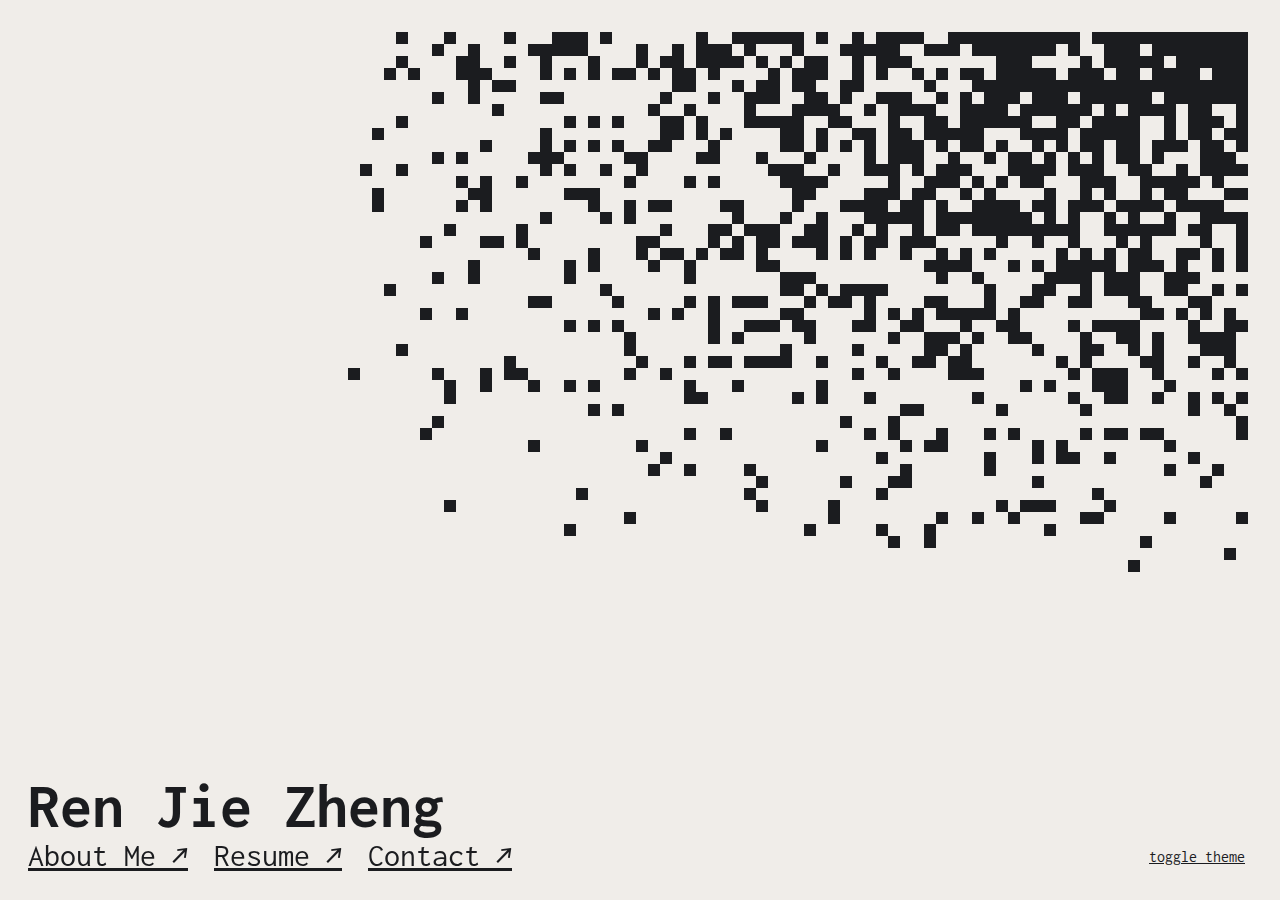
<file: index.html>
<!DOCTYPE html>

<html lang="en">
    <head>
        <meta charset="utf-8" />
        <meta name="viewport" content="width=device-width, initial-scale=1.0">
        <meta name="author" content="Ren Jie Zheng" />
        <meta name="description" content="Personal Website" />

        
        <link rel="preconnect" href="https://fonts.googleapis.com">
        <link rel="preconnect" href="https://fonts.gstatic.com" crossorigin>
        <link href="https://fonts.googleapis.com/css2?family=Inconsolata:wght@200..900&display=swap" rel="stylesheet">

        <link rel="stylesheet" href="./css/main.css" />
        <link rel="stylesheet" href="./css/index.css" />

        <script src="./js/background.js" defer></script> 
        <script src="./js/darkmode.js" defer></script> 

        <title>Ren Jie Zheng</title>
    </head>
    <body>
        <button id="theme-toggle"><p>toggle theme</p></button >

        <h1>Ren Jie Zheng</h1>

        <nav>
            <a href="./aboutme.html">About Me ↗</a>
            <a href="./resume.html">Resume ↗</a>
            <a href="./contact.html">Contact ↗</a>
        </nav>
    </body>
    
    <div id="pixels"></div>
</html>
</file>
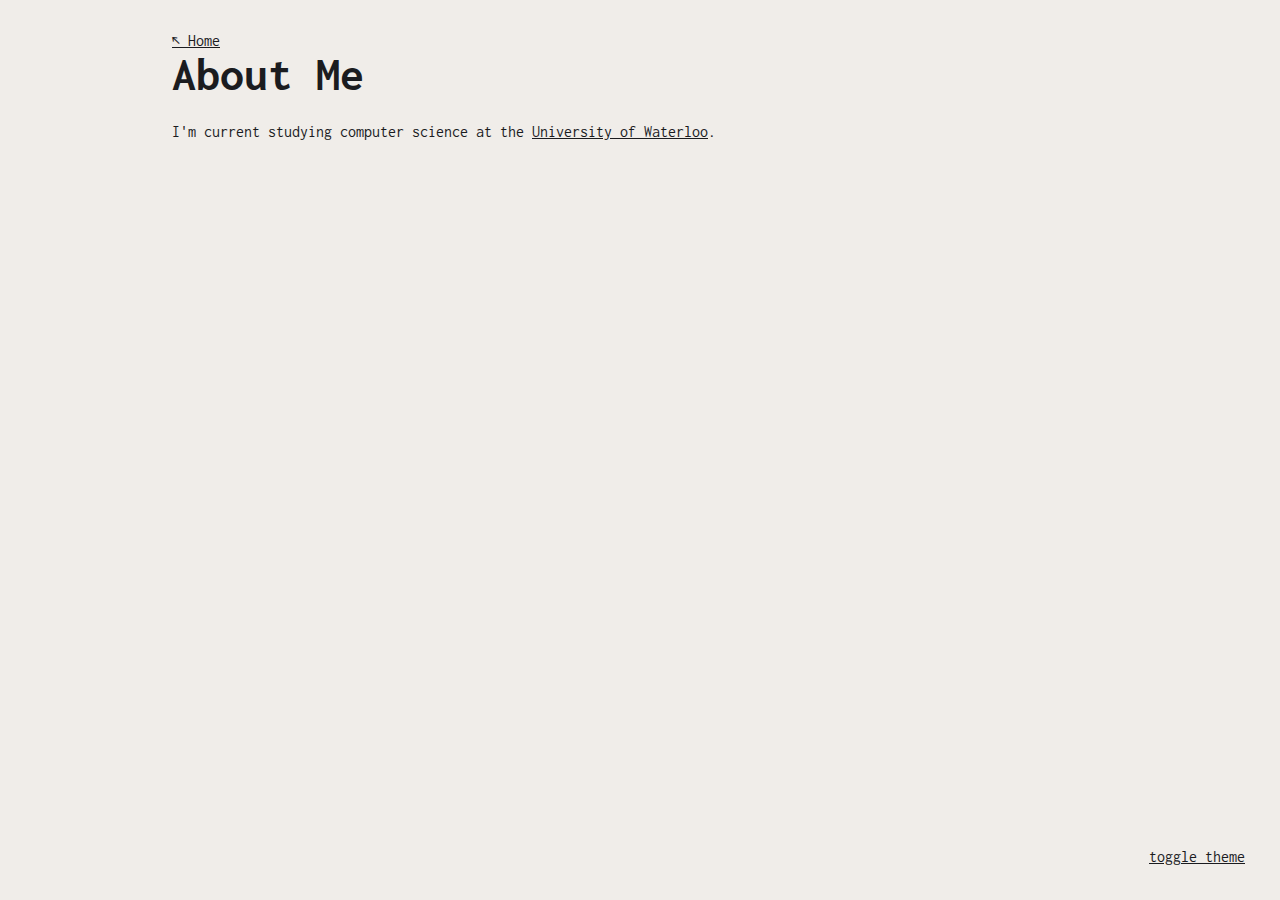
<file: aboutme.html>
<!DOCTYPE html>

<html lang="en">
    <head>
        <meta charset="utf-8" />
        <meta name="viewport" content="width=device-width, initial-scale=1.0">
        <meta name="author" content="Ren Jie Zheng" />
        <meta name="description" content="About Me" />

        <link rel="preconnect" href="https://fonts.googleapis.com">
        <link rel="preconnect" href="https://fonts.gstatic.com" crossorigin>
        <link href="https://fonts.googleapis.com/css2?family=Inconsolata:wght@200..900&display=swap" rel="stylesheet">

        <link rel="stylesheet" href="./css/main.css" />
        <link rel="stylesheet" href="./css/layout.css" />

        <script src="./js/darkmode.js" defer></script> 

        <title>Ren Jie Zheng - About Me</title>
    </head>
    <body>
        <button id="theme-toggle"><p>toggle theme</p></button >

        <a href="./index.html">↖ Home</a>
        <h1>About Me</h1>

        <p>I'm current studying computer science at the <a href="https://uwaterloo.ca/">University of Waterloo</a>.</p>
    </body>
</html>
</file>
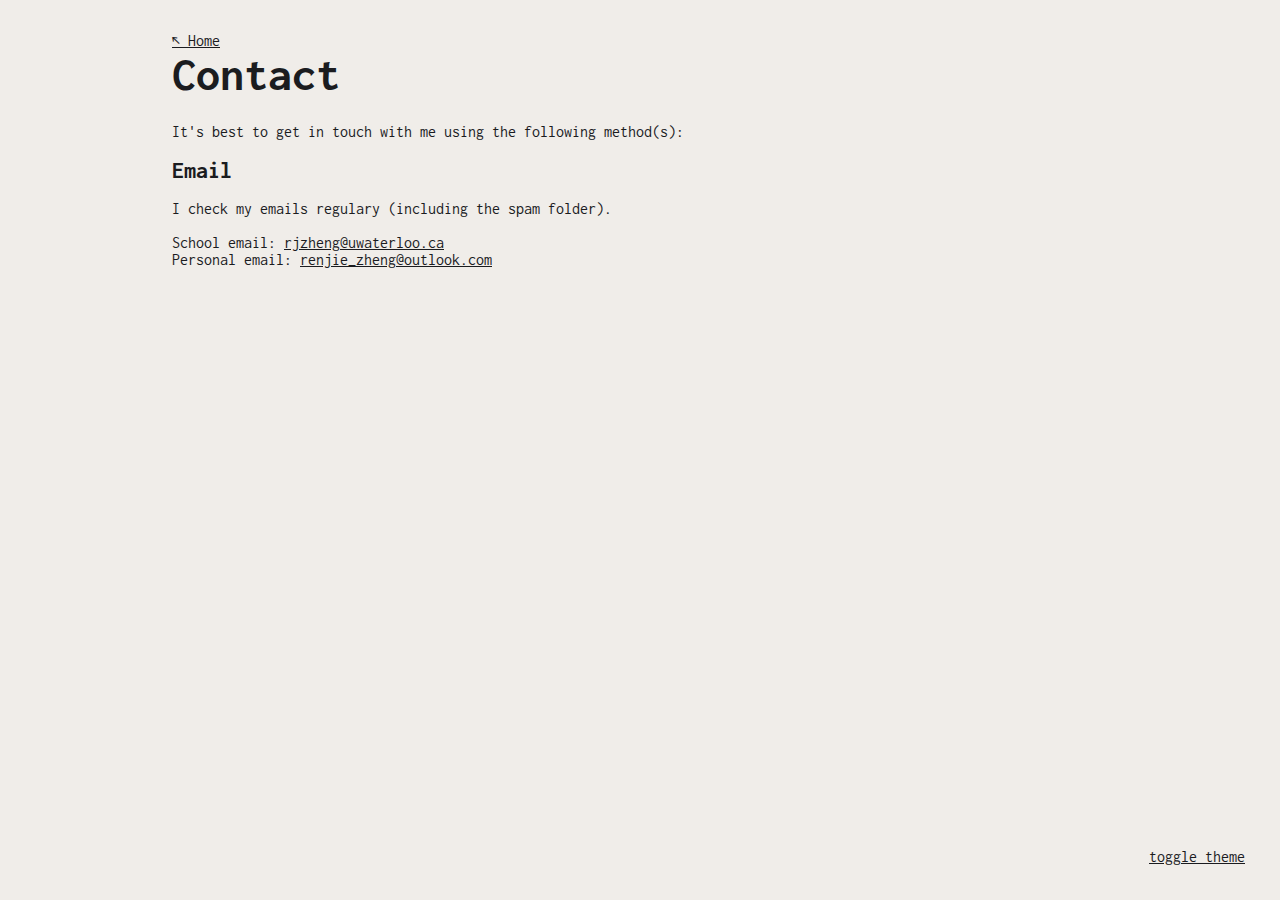
<file: contact.html>
<!DOCTYPE html>

<html lang="en">
    <head>
        <meta charset="utf-8" />
        <meta name="viewport" content="width=device-width, initial-scale=1.0">
        <meta name="author" content="Ren Jie Zheng" />
        <meta name="description" content="Contact" />

        <link rel="preconnect" href="https://fonts.googleapis.com">
        <link rel="preconnect" href="https://fonts.gstatic.com" crossorigin>
        <link href="https://fonts.googleapis.com/css2?family=Inconsolata:wght@200..900&display=swap" rel="stylesheet">

        <link rel="stylesheet" href="./css/main.css" />
        <link rel="stylesheet" href="./css/layout.css" />

        <script src="./js/darkmode.js" defer></script> 
        
        <title>Ren Jie Zheng - Contacts</title>
    </head>
    <body>
        <button id="theme-toggle"><p>toggle theme</p></button >

        <a href="./index.html">↖ Home</a>
        <h1>Contact</h1>

        <p>It's best to get in touch with me using the following method(s):</p>
        <br/>
        <h2>Email</h2>
        <br/>
        <p>I check my emails regulary (including the spam folder).</p>
        <br/>
        <p>School email: <a href="mailto:rjzheng@uwaterloo.ca">rjzheng@uwaterloo.ca</a></p>
        <p>Personal email: <a href="mailto:renjie_zheng@outlook.com">renjie_zheng@outlook.com</a> </p>
    </body>
</html>
</file>
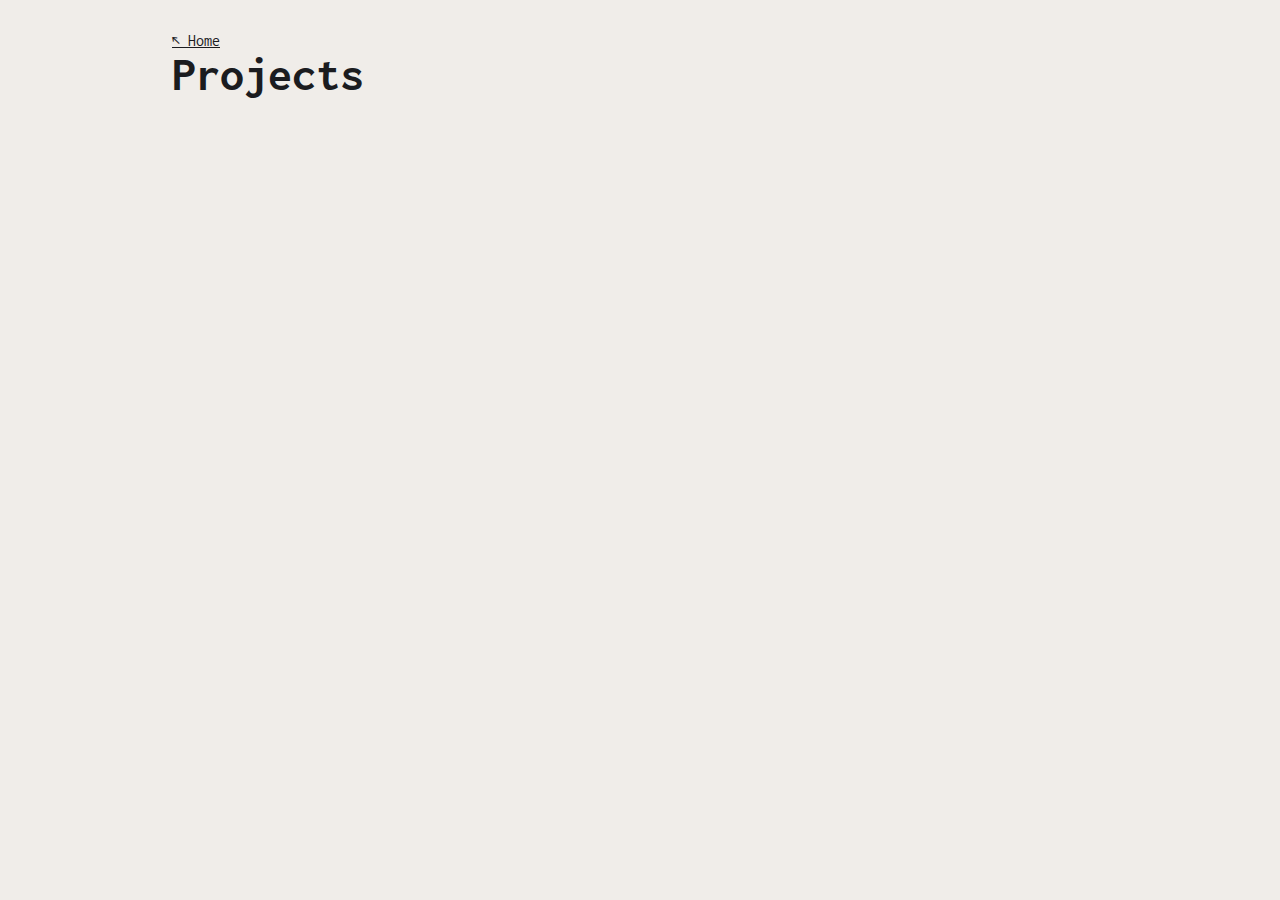
<file: projects.html>
<!DOCTYPE html>

<html lang="en">
    <head>
        <meta charset="utf-8" />
        <meta name="viewport" content="width=device-width, initial-scale=1.0">
        <meta name="author" content="Ren Jie Zheng" />
        <meta name="description" content="Projects" />

        <link rel="preconnect" href="https://fonts.googleapis.com">
        <link rel="preconnect" href="https://fonts.gstatic.com" crossorigin>
        <link href="https://fonts.googleapis.com/css2?family=Inconsolata:wght@200..900&display=swap" rel="stylesheet">

        <link rel="stylesheet" href="./css/main.css" />
        <link rel="stylesheet" href="./css/layout.css" />

        <title>Ren Jie Zheng - Projects</title>
    </head>
    <body>
        <a href="./index.html">↖ Home</a>
        <h1>Projects</h1>
    </body>
</html>
</file>
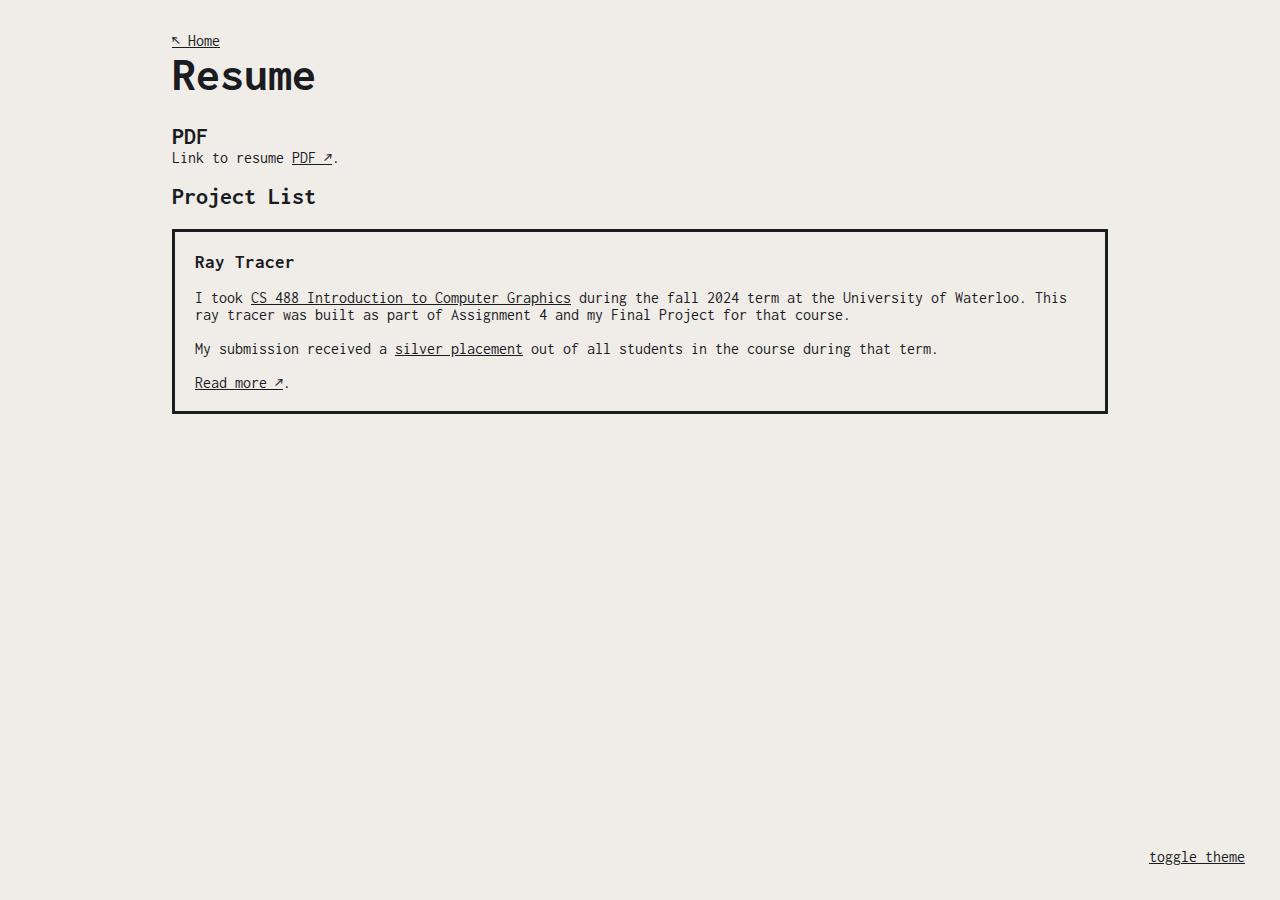
<file: resume.html>
<!DOCTYPE html>

<html lang="en">
    <head>
        <meta charset="utf-8" />
        <meta name="viewport" content="width=device-width, initial-scale=1.0">
        <meta name="author" content="Ren Jie Zheng" />
        <meta name="description" content="Resume" />

        <link rel="preconnect" href="https://fonts.googleapis.com">
        <link rel="preconnect" href="https://fonts.gstatic.com" crossorigin>
        <link href="https://fonts.googleapis.com/css2?family=Inconsolata:wght@200..900&display=swap" rel="stylesheet">

        <link rel="stylesheet" href="./css/main.css" />
        <link rel="stylesheet" href="./css/layout.css" />
        <link rel="stylesheet" href="./css/resume.css" />

        <script src="./js/darkmode.js" defer></script> 

        <title>Ren Jie Zheng - Resume</title>
    </head>
    <body>
        <button id="theme-toggle"><p>toggle theme</p></button >

        <a href="./index.html">↖ Home</a>
        <h1>Resume</h1>

        <h2>PDF</h2>
        <p>Link to resume <a href="./ResumeRenJieZheng.pdf">PDF ↗</a>.</p>
        <br/>

        <h2>Project List</h2>
        <div id="projects">
            <div class="card">
                <h3>Ray Tracer</h3>
                <br/>
                <p>
                    I took <a href="https://student.cs.uwaterloo.ca/~cs488/Fall2024/index.html">CS 488 Introduction to Computer Graphics</a> during the fall 2024 term at the University of Waterloo.
                    This ray tracer was built as part of Assignment 4 and my Final Project for that course. 
                </p>
                <br/>
                <p>My submission received a <a href="https://student.cs.uwaterloo.ca/~cs488/gallery-A5-2023-2024.html">silver placement</a> out of all students in the course during that term.</p>
                <br/>
                <a href="./projects/raytracer.html">Read more ↗</a>.
            </div>
        </div>
    </body>
</html>
</file>
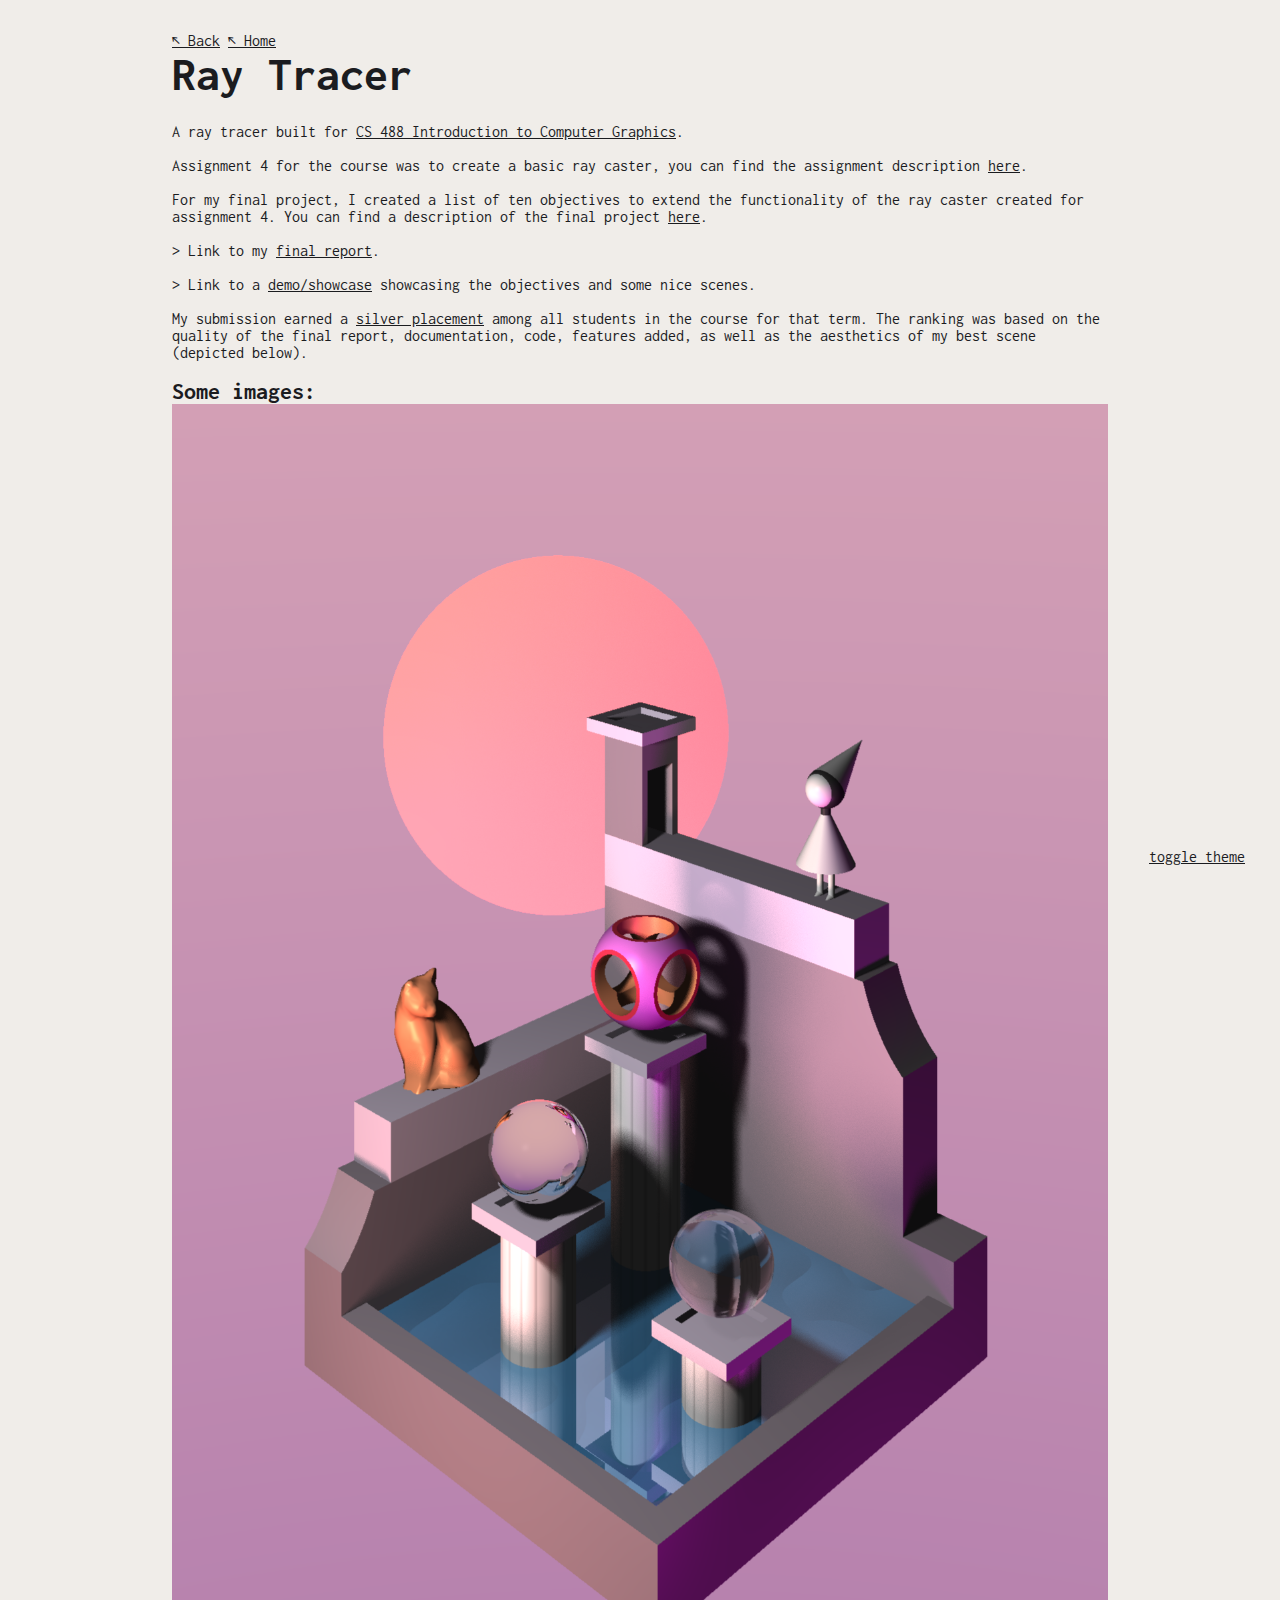
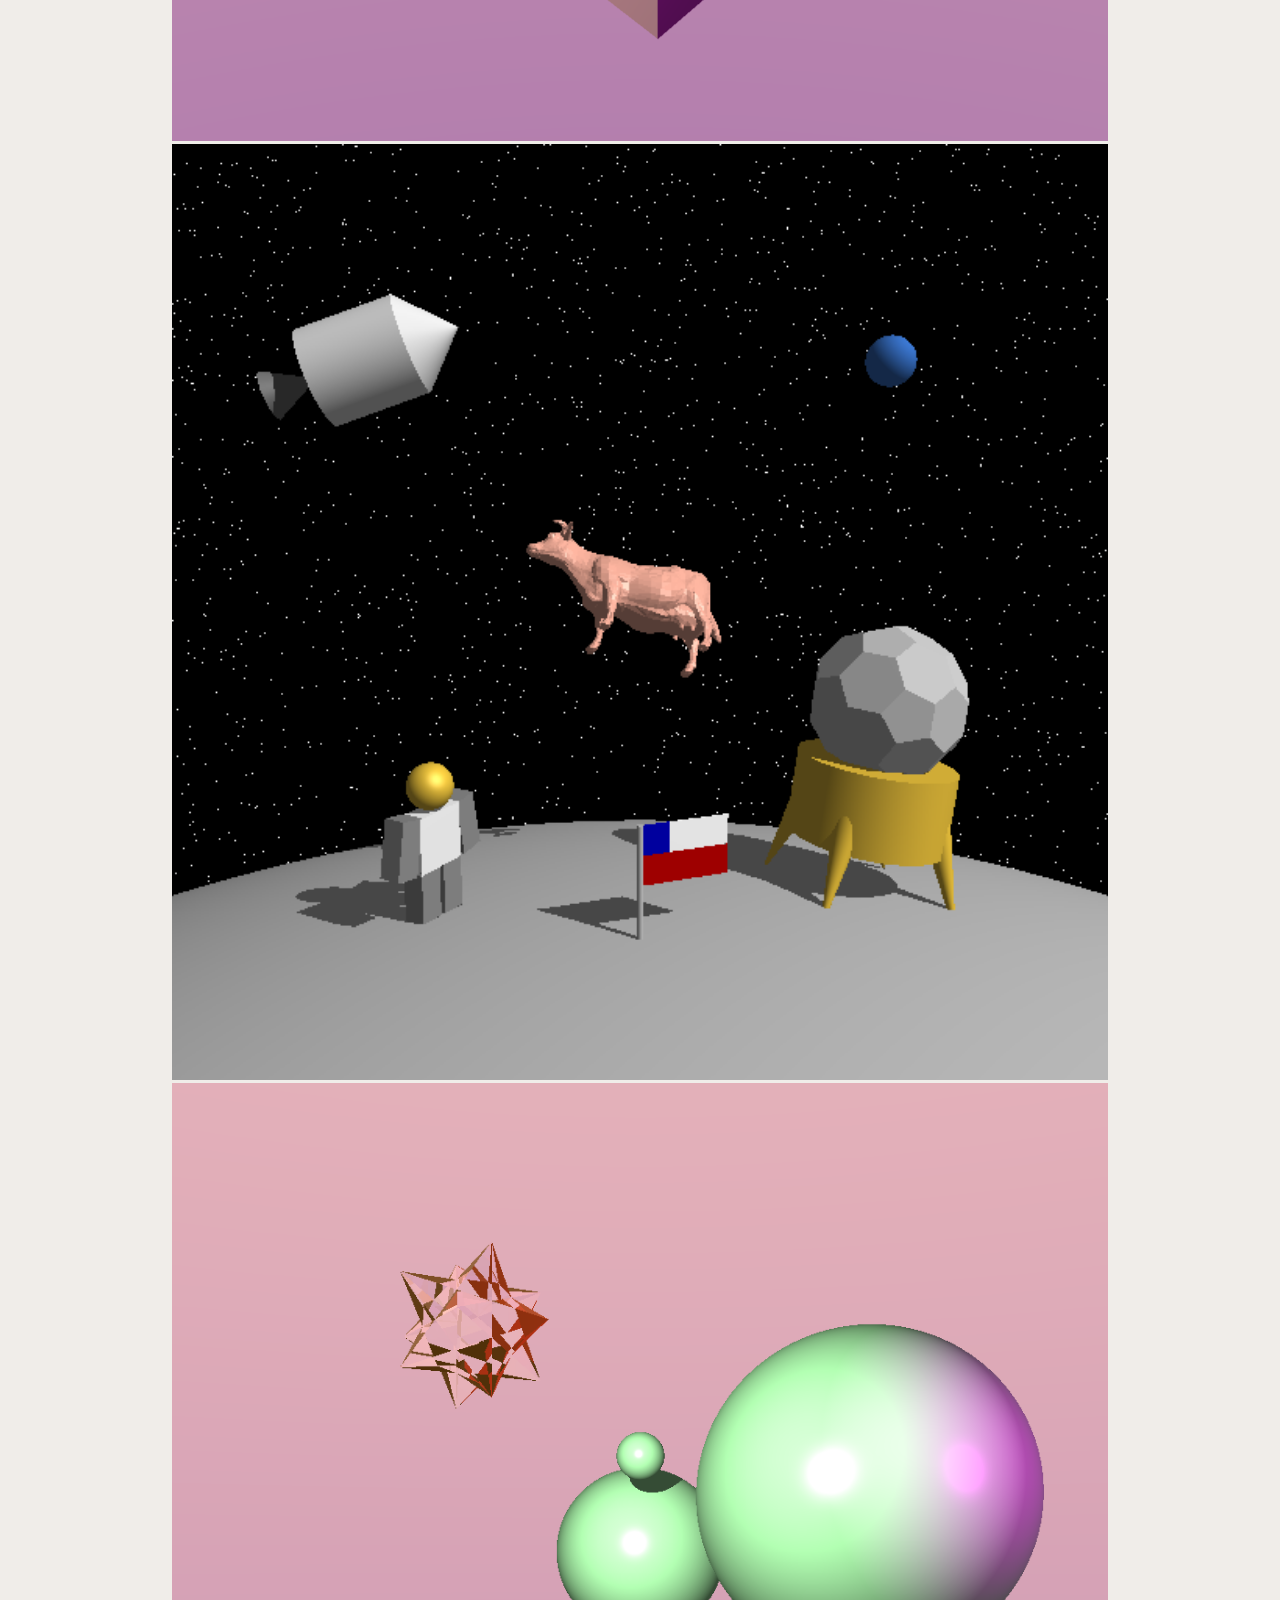
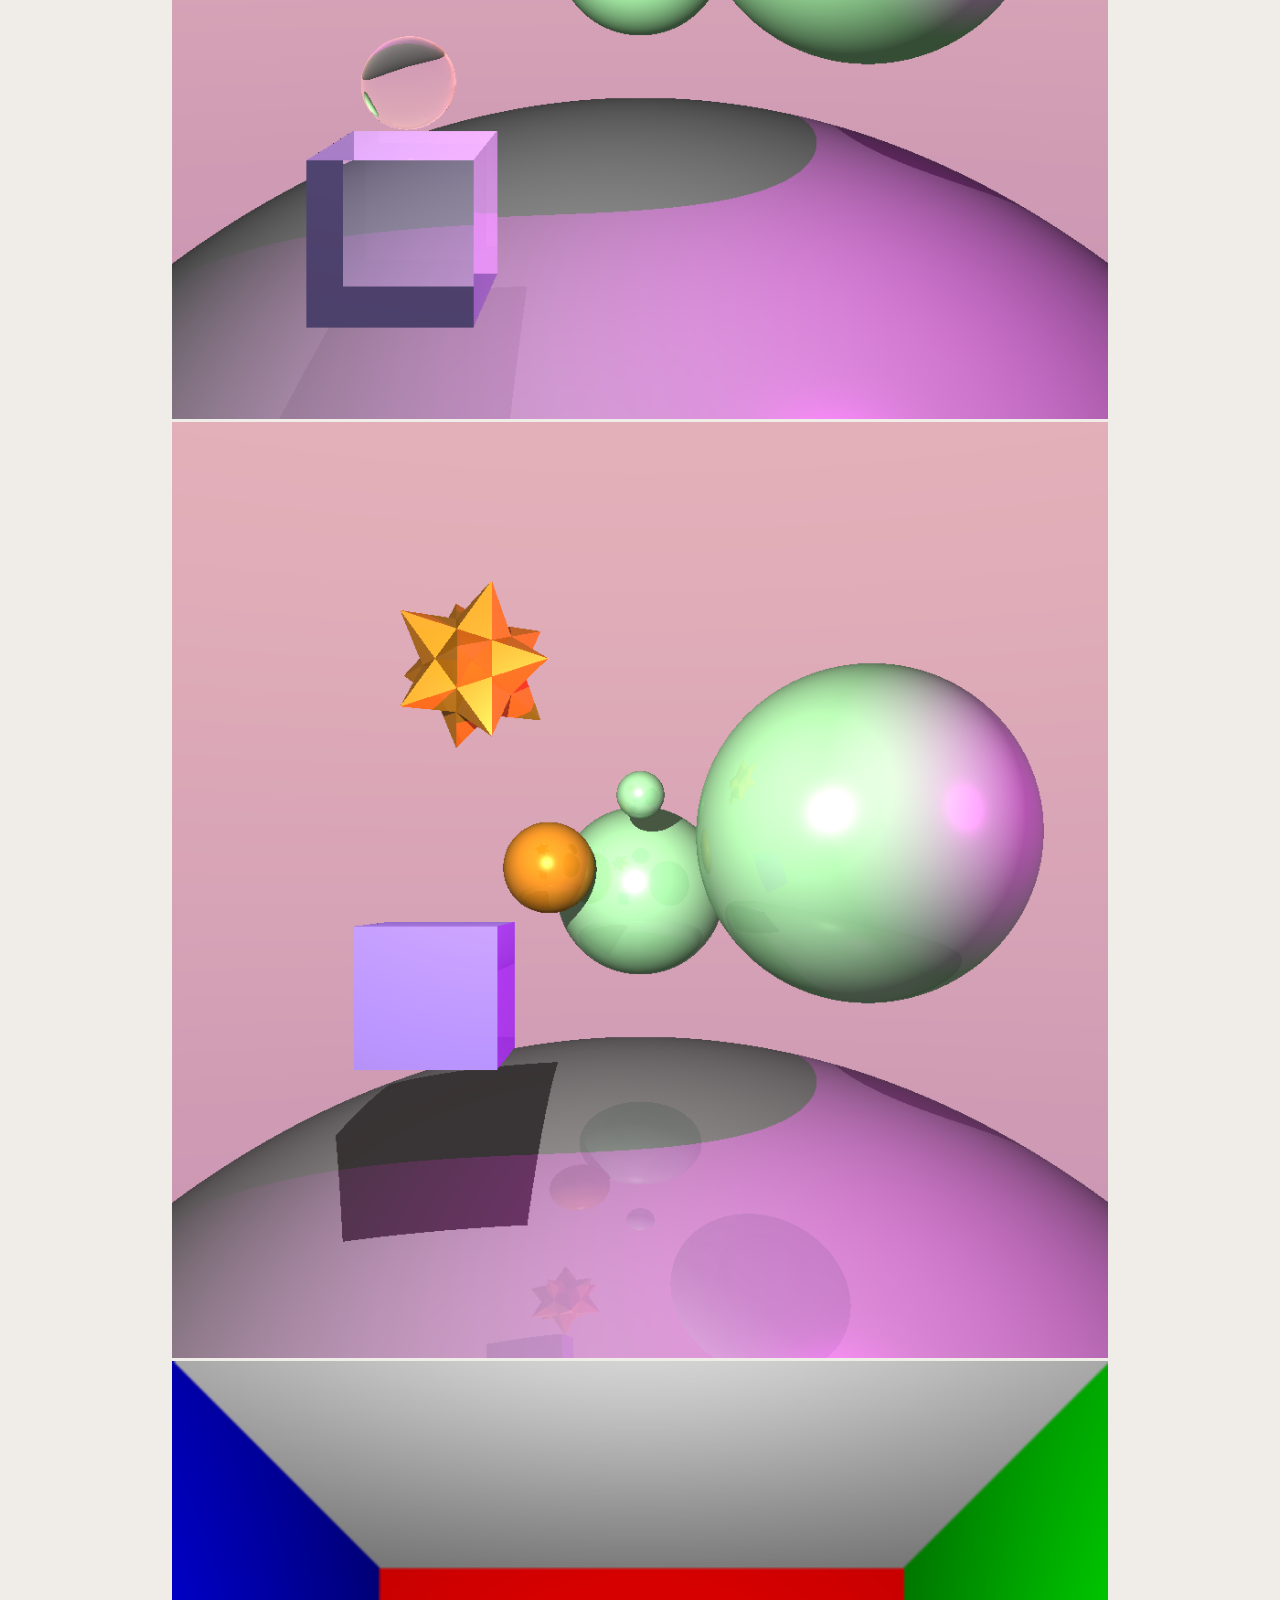
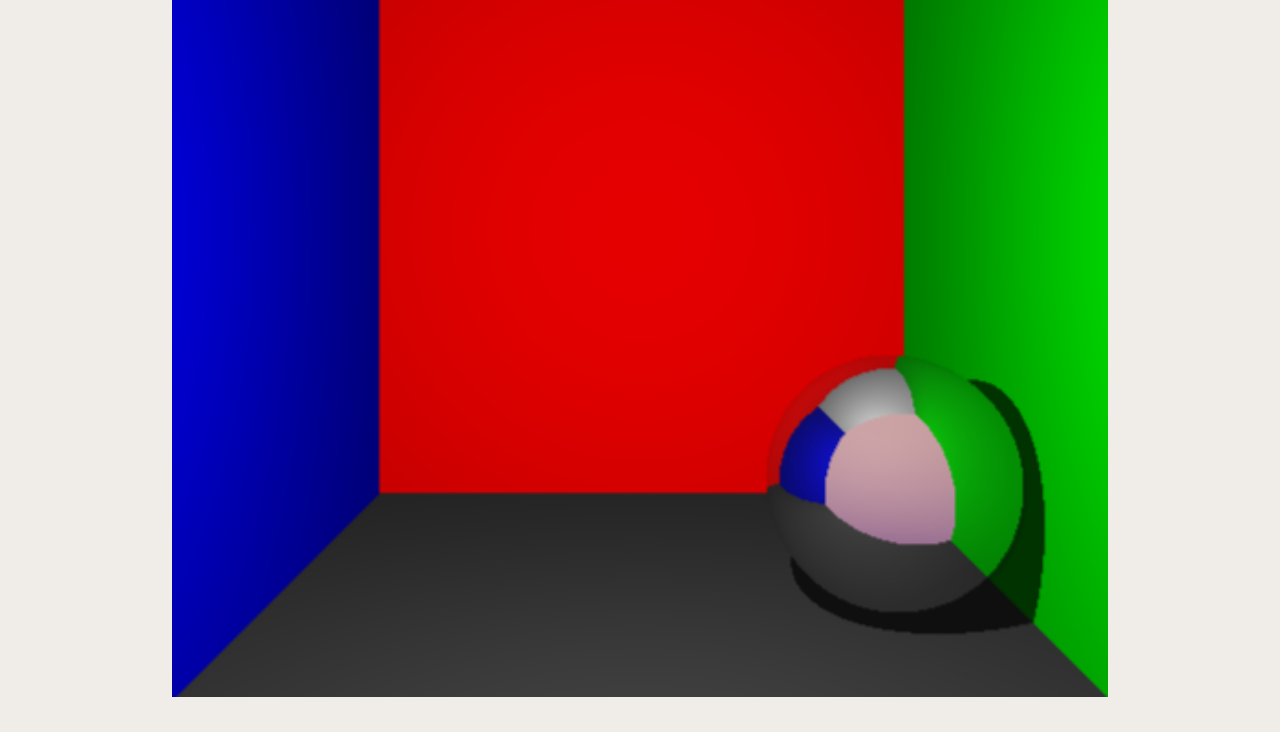
<file: projects/raytracer.html>
<!DOCTYPE html>

<html lang="en">
    <head>
        <meta charset="utf-8" />
        <meta name="viewport" content="width=device-width, initial-scale=1.0">
        <meta name="author" content="Ren Jie Zheng" />
        <meta name="description" content="Resume" />

        <link rel="preconnect" href="https://fonts.googleapis.com">
        <link rel="preconnect" href="https://fonts.gstatic.com" crossorigin>
        <link href="https://fonts.googleapis.com/css2?family=Inconsolata:wght@200..900&display=swap" rel="stylesheet">

        <link rel="stylesheet" href="../css/main.css" />
        <link rel="stylesheet" href="../css/layout.css" />

        <script src="../js/darkmode.js" defer></script> 

        <title>Ren Jie Zheng - Resume - Ray Tracer</title>
    </head>
    <body>
        <button id="theme-toggle"><p>toggle theme</p></button >

        <a href="../resume.html">↖ Back</a> <a href="../index.html">↖ Home</a>
        <h1>Ray Tracer</h1>

        <p>A ray tracer built for <a href="https://student.cs.uwaterloo.ca/~cs488/Fall2024/index.html">CS 488 Introduction to Computer Graphics</a>.</p>

        <br/>
        <p>Assignment 4 for the course was to create a basic ray caster, you can find the assignment description <a href="https://student.cs.uwaterloo.ca/~cs488/Fall2024/a4.html">here</a>.</p>
        <br/>
        <p>For my final project, I created a list of ten objectives to extend the functionality of the ray caster created for assignment 4. 
            You can find a description of the final project <a href="https://student.cs.uwaterloo.ca/~cs488/Fall2024/a5.html">here</a>.</p>
        <br/>

        <p>> Link to my <a href="./raytracerreport.pdf">final report</a>.</p>
        <br/>
        <p>> Link to a <a href="./raytracerdemo.pdf">demo/showcase</a> showcasing the objectives and some nice scenes.</p>
        <br/>

        <p>My submission earned a <a href="https://student.cs.uwaterloo.ca/~cs488/gallery-A5-2023-2024.html">silver placement</a> among all students in the course for that term. 
            The ranking was based on the quality of the final report, documentation, code, features added, as well as the aesthetics of my best scene (depicted below).</p>
        <br/>

        <h2>Some images:</h2>
        <img src="./rtimages/monument-valley-final.png" width="100%" />
        <img src="./rtimages/moonlanding.png" width="100%" />
        <img src="./rtimages/nonhier.png" width="100%" />
        <img src="./rtimages/nonhier2.png" width="100%" />
        <img src="./rtimages/reflection.png" width="100%" />
    </body>
</html>
</file>
<file: css/main.css>
* {
    margin: 0;
    padding: 0;
    box-sizing: border-box;
}

html {
    width: 100vw;
    height: 100vh;
    scroll-behavior: smooth;
}

body {
    font-family: "Inconsolata", serif;
    background-color: #f0ede9;
    color: #1b1c1f;
}

a {
    color: #1b1c1f;
}

body.dark-mode {
    background-color: #1b1c1f;
    color: #f0ede9;
}

body.dark-mode a {
    color: #f0ede9;
}


#theme-toggle {
    position: fixed;
    bottom: 2rem;
    right: 2rem;
    background: none;
	color: inherit;
	border: none;
	padding: 0;
	font: inherit;
	cursor: pointer;
	outline: inherit;
    background-color: #f0ede9;
    padding: 3px;
}

body.dark-mode #theme-toggle {
    background-color: #1b1c1f;
}

#theme-toggle p {
    font-size: 1rem;
    text-decoration: underline;
}
</file>
<file: css/index.css>
body {
    font-size: 2rem;

    height: 100vh;

    padding: 1.75rem;

    display: flex;  
    flex-direction: column;
    justify-content: end;
    align-items: start;
}

nav a {
    padding-right: 10px;
}

#pixels {
    box-sizing: content-box;
    position: fixed;
    top: 0;
    right: 0;
    width: 75%;
    height: 60%;
    padding: 2rem;
    z-index: -1;
}

.pixel {
    background-color: #1b1c1f;
    float: left;
}

body.dark-mode .pixel {
    background-color: #f0ede9;
}

@media (max-width: 600px) {
    nav {
        display: flex;
        flex-direction: column;
    }

    #pixels {
        width: 60%;
        height: 50%;
    }
}
</file>
<file: css/layout.css>
body {
    width: 100;
    max-width: 1000px;
    margin: auto;
    padding: 2rem;
}

h1 {
    font-size: 3em;
    padding-bottom: 0.5em;
}
</file>
<file: css/resume.css>
.card {
    padding: 20px;
    margin: 20px 0px;
    border: solid;
    border-color: #1b1c1f;
    border-width: 3px;
    transition: 0.2s;
}

body.dark-mode .card {
    border-color: #f0ede9;
}

/* .card:hover {
    box-shadow: -3px 3px #1b1c1f;
    transform: translate(3px, -3px);
}

body.dark-mode .card:hover {
    box-shadow: -3px 3px #f0ede9;
    transform: translate(3px, -3px);
} */
</file>
